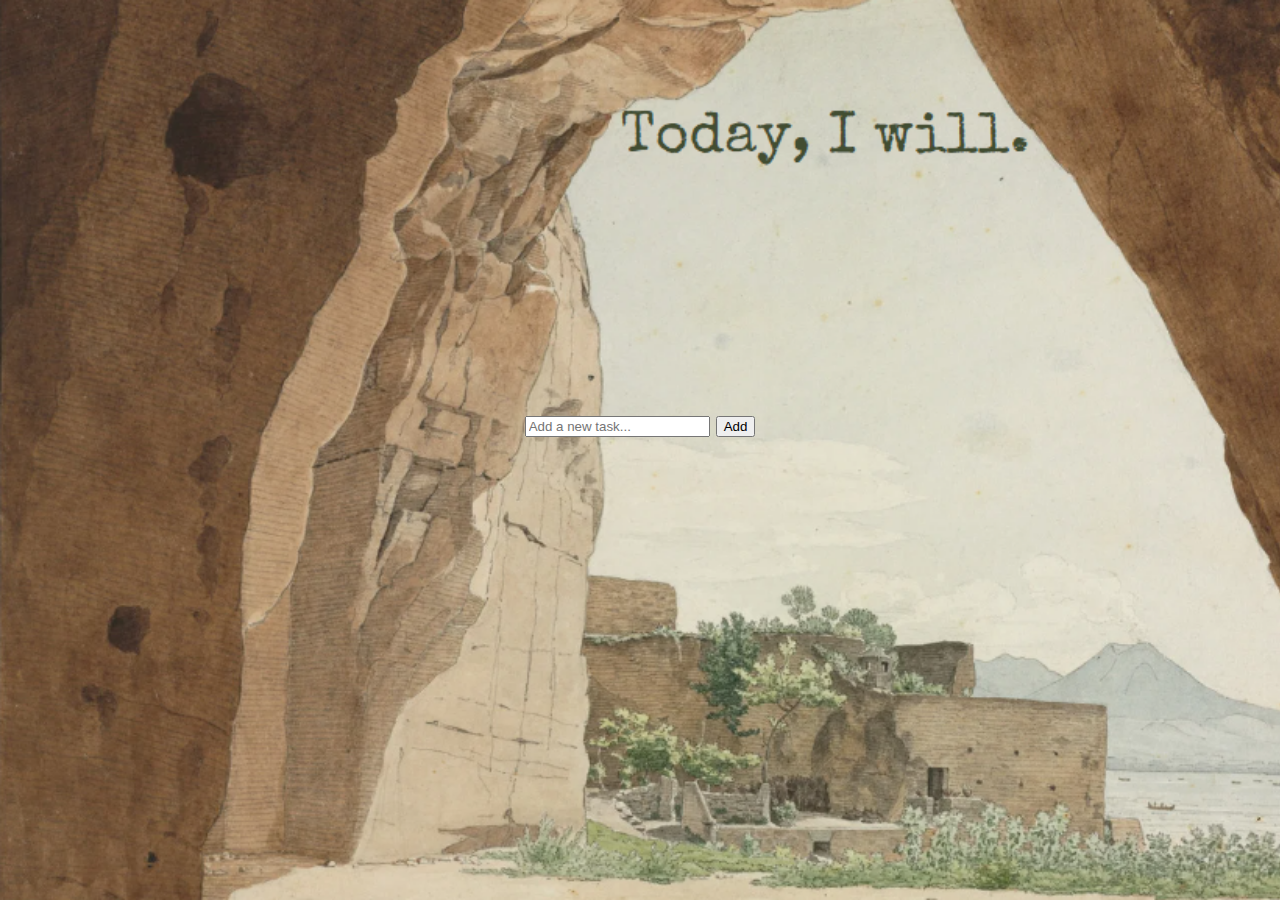
<file: tsk2.html>
<!DOCTYPE html>
<html lang="en">
<head>
<meta charset="UTF-8">
<meta name="viewport" content="width=device-width, initial-scale=1.0">
<title>To-Do List</title>
<style>
    body {
        font-family: 'Times New Roman', Times, serif;
        margin: 0;
        padding: 0;
        background-image: url('tsk2-2.png');
        background-size: cover;
        background-repeat: no-repeat;
        text-align: center;
        line-height: 1.5;
        font-size: 24px;
        min-height: 100vh; /* Ensure the body takes up the full height of the viewport */
        display: flex;
        justify-content: center;
        align-items: center; /* Center task-container both horizontally and vertically */
    }
    .task-container {
        width: 300px; /* Adjust width as needed */
    }
    input[type="text"], button {
        margin-bottom: 10px;
        transition: all 0.3s ease;
    }
    ul {
        list-style-type: none;
        padding: 0;
        max-height: 300px; /* Set a fixed height for the task list container */
        overflow-y: auto; /* Enable vertical scrollbar if needed */
    }
    li {
        margin: 10px 0;
        transition: all 0.3s ease;
    }
    label {
        cursor: pointer;
    }
    .completed {
        text-decoration: line-through;
        color: #888;
    }
    @keyframes fadeIn {
        from {
            opacity: 0;
            transform: translateY(-20px);
        }
        to {
            opacity: 1;
            transform: translateY(0);
        }
    }
</style>
</head>
<body>

<div class="task-container">
    <input type="text" id="taskInput" placeholder="Add a new task...">
    <button onclick="addTask()">Add</button>
    <ul id="taskList"></ul>
</div>

<script>
    function addTask() {
        var input = document.getElementById("taskInput");
        var taskName = input.value;
        if (taskName.trim() === "") {
            alert("Please enter a task!");
            return;
        }
        var ul = document.getElementById("taskList");
        var li = document.createElement("li");
        var checkbox = document.createElement("input");
        checkbox.type = "checkbox";
        checkbox.addEventListener("change", toggleComplete);
        var label = document.createElement("label");
        label.textContent = taskName;
        li.appendChild(checkbox);
        li.appendChild(label);
        ul.insertBefore(li, ul.firstChild); // Insert the new task at the beginning of the list

        // Add fade in effect to the new task
        li.style.animation = "fadeIn 0.5s ease";
        
        input.value = "";
    }
    function toggleComplete() {
        var label = this.nextSibling;
        if (this.checked) {
            label.classList.add("completed");
        } else {
            label.classList.remove("completed");
        }
    }
</script>

</body>
</html>
</file>
